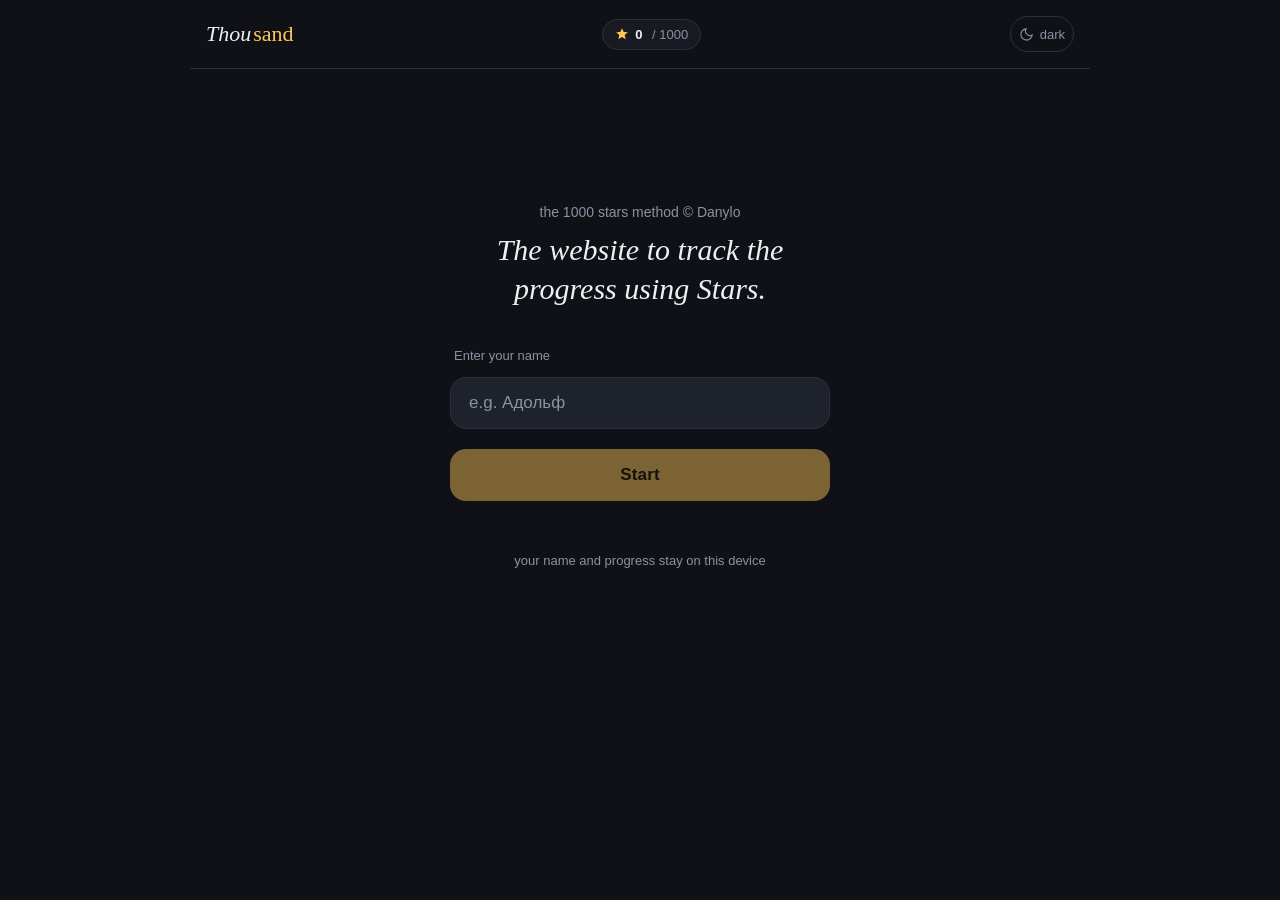
<file: index.html>
<!DOCTYPE html>
<html lang="en" data-theme="dark">
    <head>
        <meta charset="UTF-8">
        <meta name="viewport" content="width=device-width, initial-scale=1.0, viewport-fit=cover">
        <link rel="stylesheet" href="./css/style.css">
        <title>Thousand Stars Training</title>
    </head>

<body>
    
    <nav>
        <div class="brand">Thou<span>sand</span></div>
        <div class="star-pill">
            <svg viewBox="0 0 24 24" fill="none">
                <path d="M12 2l2.9 6.6 7.1.6-5.4 4.7 1.7 7-6.3-3.9-6.3 3.9 1.7-7L2 9.2l7.1-.6L12 2z" fill="currentColor" style="color: var(--gold)"/>
            </svg>
            <span id="starCount">0</span><span class="of">&nbsp;/ 1000</span>
        </div>
        <button class="theme-toggle" id="themeToggle" aria-label="Toggle dark mode">
            <svg viewBox="0 0 24 24" fill="none" stroke="currentColor" stroke-width="1.8">
                <path d="M21 12.6A9 9 0 1 1 11.4 3a7 7 0 0 0 9.6 9.6z"/>
            </svg>

            <span id="themeLabel">dark</span>
        </button>
    </nav>

    <main>
        <p class="eyebrow">the 1000 stars method <span class="copyright">© Danylo</span></p>
        <h1>The website to track the progress using <span>Stars</span>.</h1>

        <form id="nameForm">
            <label for="nameInput">Enter your name</label>
            <input type="text" id="nameInput" name="name" placeholder="e.g. Адольф" autocomplete="off" required>
            <button type="submit" class="start-btn" id="startBtn" disabled>Start</button>
        </form>
        <p id="startError" role="alert" hidden>Your saved name could not be read. Enter it again to continue.</p>
    </main>

    <footer>your name and progress stay on this device</footer>

    
    <script src="./js/script.js"></script>
</body>
</html>
</file>
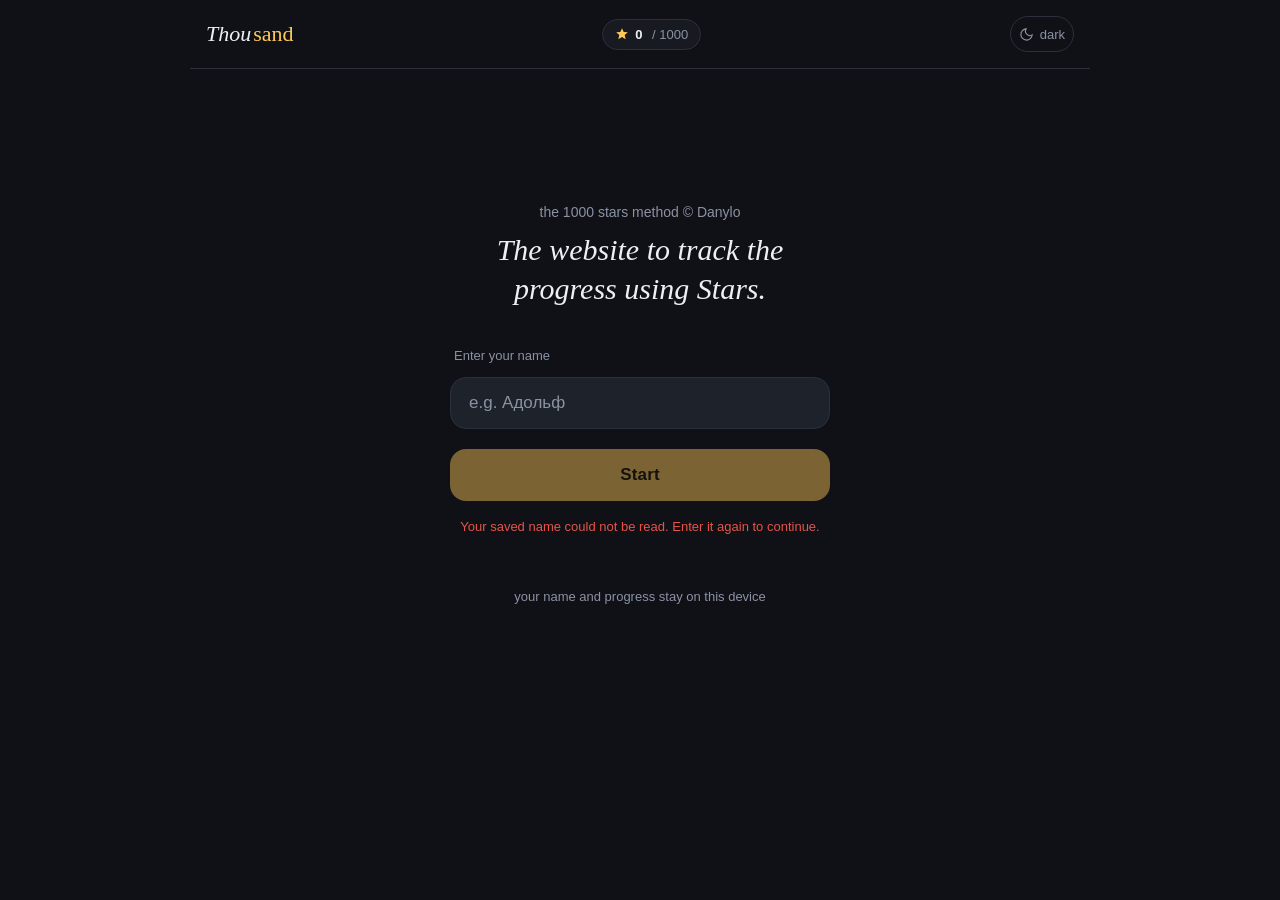
<file: app.html>
<!DOCTYPE html>
<html lang="en" data-theme="dark">
    <head>
        <meta charset="UTF-8">
        <meta name="viewport" content="width=device-width, initial-scale=1.0, viewport-fit=cover">
        <link rel="stylesheet" href="./css/app.css">
        <title>Thousand — Progress</title>
    </head>
    <body>
        
        <div id="errorBanner" style="display: none"></div>

        <nav>
            <div class="brand">Thou<span>sand</span></div>
            <div class="star-pill">
                <svg viewBox="0 0 24 24" fill="none">
                    <path d="M12 2l2.9 6.6 7.1.6-5.4 4.7 1.7 7-6.3-3.9-6.3 3.9 1.7-7L2 9.2l7.1-.6L12 2z" fill="currentColor" style="color: var(--gold)"/>
                </svg>
                <span id="starCount">0</span><span class="of">&nbsp;/ 1000</span>
            </div>
            <button class="theme-toggle" id="themeToggle" aria-label="Toggle dark mode">
                <svg viewBox="0 0 24 24" fill="none" stroke="currentColor" stroke-width="1.8">
                    <path d="M21 12.6A9 9 0 1 1 11.4 3a7 7 0 0 0 9.6 9.6z"/>
                </svg>
                <span id="themeLabel">dark</span>
            </button>
        </nav>

        <div class="hello-row">
            <div class="hello-badge">Hello, <span id="greetName">there</span> 👋</div>
        </div>

        <main>
            <p class="eyebrow">the 1000 star method</p>
            <h1>Here's where you stand today.</h1>

            <div class="progress-card">
                <div class="big-number"><span id="progressNumber">0</span> <span class="goal">/ 1000</span></div>
                <div class="track"><div class="fill" id="progressFill" style="width: 0%;"></div></div>
                <div class="pct" id="progressPct">0% of the way there</div>
            </div>

            <div class="card">
                <h2>Log a set</h2>

                <label for="exerciseSearch" class="field-label">Exercise</label>
                <input type="text" class="search-input" id="exerciseSearch" placeholder="Search exercises..." autocomplete="off">
                <div class="exercise-list" id="exerciseList"></div>

                <div class="amount-section" id="amountSection" style="display: none"></div>

                <p class="reward-preview" id="rewardPreview" style="display: none">= <span id="rewardStars">0</span> stars</p>

                <button class="add-btn" id="addSetBtn" disabled>Add to total</button>
            </div>

            <div class="card">
                <h2>Recent Activity</h2>
                <div class="log-list" id="logList"></div>
                <button class="link-btn view-more-btn" id="viewMoreLogBtn" type="button" style="display: none">View more</button>
            </div>

            <div class="footer-row">
                <button class="link-btn" id="changeNameBtn">not you? change name</button>
            </div>
        </main>

        <!-- That will be long. -->
        <div class="abyss">
            <div class="spacer">
                <p class="whisper">Keep scrolling. There's nothing down here.</p>
            </div>
            <div class="spacer">
                <p class="whisper">Seriously. Go do some push-ups instead.</p>
            </div>
            <div class="spacer">
                <p class="whisper">Still here? Fine. Almost there.</p>
            </div>
            <div class="spacer"></div>
        </div>

        <div class="danger-zone">
            <button class="clear-btn" id="clearDataBtn">Clear data</button>
            <button class="source-btn" id="sourceBtn" onclick="openSource()">
                <svg xmlns="http://www.w3.org/2000/svg" width="16" height="16" fill="currentColor" viewBox="0 0 16 16">
                    <path d="M8 0C3.58 0 0 3.58 0 8c0 3.54 2.29 6.53 5.47 7.59.4.07.55-.17.55-.38 0-.19-.01-.82-.01-1.49-2.01.37-2.53-.49-2.69-.94-.09-.23-.48-.94-.82-1.13-.28-.15-.68-.52-.01-.53.63-.01 1.08.58 1.23.82.72 1.21 1.87.87 2.33.66.07-.52.28-.87.51-1.07-1.78-.2-3.64-.89-3.64-3.95 0-.87.31-1.59.82-2.15-.08-.2-.36-1.02.08-2.12 0 0 .67-.21 2.2.82.64-.18 1.32-.27 2-.27s1.36.09 2 .27c1.53-1.04 2.2-.82 2.2-.82.44 1.1.16 1.92.08 2.12.51.56.82 1.27.82 2.15 0 3.07-1.87 3.75-3.65 3.95.29.25.54.73.54 1.48 0 1.07-.01 1.93-.01 2.2 0 .21.15.46.55.38A8.01 8.01 0 0 0 16 8c0-4.42-3.58-8-8-8"/>
                </svg>
                Source Code
            </button>
        </div>

        <div class="modal-backdrop" id="clearModal" style="display: none">
            <div class="modal" role="dialog" aria-modal="true" aria-labelledby="modalTitle">
                <h3 id="modalTitle">Do you really want to clear your data?</h3>
                <p>Your name, your star total and every set you've logged will be gone. There's no undo.</p>
                <div class="modal-actions">
                    <button class="modal-btn keep" id="cancelClearBtn">No, I'm not idiot</button>
                    <button class="modal-btn clear" id="confirmClearBtn">Yes, I'm 100% sure</button>
                </div>
            </div>
        </div>

        <div class="modal-backdrop" id="deleteModal" style="display: none">
            <div class="modal" role="dialog" aria-modal="true" aria-labelledby="deleteModalTitle">
                <h3 id="deleteModalTitle">Do you really want to delete this entry?</h3>
                <p>It will be removed from your activity log, and your stars it earned will be taken off your total.</p>
                <label class="checkbox-row">
                    <input type="checkbox" id="disablePopupCheckbox">
                    Disable pop-up menu
                </label>
                <div class="modal-actions">
                    <button class="modal-btn keep" id="cancelDeleteBtn">No</button>
                    <button class="modal-btn clear" id="confirmDeleteBtn">Yes</button>
                </div>
            </div>
        </div>

        <script src="./js/app.js"></script>
    </body>
</html>
</file>
<file: css/style.css>
:root {
    --bg: #0F1116;
    --bg-soft: #171A21;
    --surface: #1E222B;
    --border: #2B303C;
    --text: #EDEFF3;
    --text-dim: #8B92A3;
    --gold: #FFC857;
    --teal: #3ECF8E;
    --danger: #E5544B;
    --radius-lg: 28px;
    --radius-md: 16px;
    --font-display: Georgia, 'Iowan Old Style', 'Palatino Linotype', serif;
    --font-body: -apple-system, BlinkMacSystemFont, 'Segoe UI', Roboto, sans-serif;
}

html[data-theme="light"] {
    --bg: #F3F1EC;
    --bg-soft: #EAE7DE;
    --surface: #FFFFFF;
    --border: #DEDACD;
    --text: #1B1B18;
    --text-dim: #6B6A62;
    --gold: #C98A1F;
    --teal: #1F9C68;
    --danger: #C0392B;
}

* { 
    box-sizing: border-box; -webkit-tap-highlight-color: transparent; 
}

html, body {
    margin: 0;
    padding: 0;
    background: var(--bg);
    color: var(--text);
    font-family: var(--font-body);
    min-height: 100vh;
    min-height: 100dvh;
    width: 100%;
    overflow-x: hidden;
    transition: background 0.3s ease, color 0.3s ease;
}

body { 
    display: flex; 
    flex-direction: column; 
    align-items: center; 
}

nav {
    width: 100%;
    max-width: 900px;
    display: flex;
    align-items: center;
    justify-content: space-between;
    gap: 8px;
    padding: max(16px, env(safe-area-inset-top)) 16px 16px;
    border-bottom: 1px solid var(--border);
}

.brand {
    font-family: var(--font-display);
    font-size: clamp(18px, 5vw, 22px);
    font-style: italic;
    color: var(--text);
    display: flex;
    align-items: baseline;
    gap: 2px;
    flex: none;
}

.brand span { 
    color: var(--gold); 
    font-style: normal; 
}

.star-pill {
    display: flex;
    align-items: center;
    gap: 6px;
    background: var(--bg-soft);
    border: 1px solid var(--border);
    padding: 7px 12px;
    border-radius: 999px;
    font-variant-numeric: tabular-nums;
    font-weight: 600;
    font-size: 13px;
    white-space: nowrap;
    min-width: 0;
}

.star-pill svg { 
    width: 14px; 
    height: 14px; 
    flex: none; 
}

.star-pill .of { 
    color: var(--text-dim); 
    font-weight: 500; 
}

.theme-toggle {
    display: flex; 
    align-items: center; 
    gap: 6px;
    background: none; 
    border: 1px solid var(--border);
    color: var(--text-dim); 
    padding: 8px;
    border-radius: 999px; 
    cursor: pointer; 
    font-size: 13px;
    font-family: var(--font-body);
    transition: border-color 0.2s ease, color 0.2s ease;
    flex: none;
    min-width: 36px;
    min-height: 36px;
    justify-content: center;
}

.theme-toggle:hover { 
    border-color: var(--gold); 
    color: var(--text); 
}

.theme-toggle svg { 
    width: 15px; 
    height: 15px; 
    flex: none; 
}

main {
    width: 100%;
    max-width: 420px;
    display: flex;
    flex-direction: column;
    align-items: center;
    padding: 15vh 20px calc(40px + env(safe-area-inset-bottom));
    text-align: center;
}

.eyebrow { 
    color: var(--text-dim); 
    font-size: 14px; 
    margin: 0 0 10px; 
}

h1 {
    font-family: var(--font-display);
    font-style: italic;
    font-weight: 400;
    font-size: clamp(24px, 7vw, 30px);
    line-height: 1.3;
    margin: 0 0 40px;
}

form {
    width: 100%;
    display: flex;
    flex-direction: column;
    gap: 14px;
}

#startError {
    width: 100%;
    margin: 16px 0 0;
    color: var(--danger);
    font-size: 13px;
    line-height: 1.5;
}

label {
    text-align: left;
    font-size: 13px;
    color: var(--text-dim);
    margin-left: 4px;
}

input[type="text"] {
    width: 100%;
    background: var(--surface);
    border: 1px solid var(--border);
    color: var(--text);
    font-family: var(--font-body);
    font-size: 17px;
    padding: 15px 18px;
    border-radius: var(--radius-md);
    outline: none;
    transition: border-color 0.2s ease;
}
input[type="text"]:focus { 
    border-color: var(--gold); 
}

input[type="text"]::placeholder { 
    color: var(--text-dim); 
}

.start-btn {
    appearance: none;
    border: none;
    cursor: pointer;
    background: var(--gold);
    color: #1B1400;
    font-family: var(--font-body);
    font-weight: 700;
    font-size: 17px;
    letter-spacing: 0.01em;
    padding: 16px 0;
    border-radius: var(--radius-md);
    margin-top: 6px;
    box-shadow: 0 10px 30px -12px rgba(255, 200, 87, 0.5);
    transition: transform 0.15s ease, box-shadow 0.15s ease, opacity 0.15s ease;
}
.start-btn:hover { 
    transform: translateY(-2px); 
    box-shadow: 0 14px 34px -12px rgba(255, 200, 87, 0.65); 
}

.start-btn:active { 
    transform: translateY(0); 
}

.start-btn:disabled { 
    opacity: 0.45; 
    cursor: not-allowed; 
    transform: none; 
    box-shadow: none; 
}

footer {
    color: var(--text-dim);
    font-size: 13px;
    padding: 12px 20px calc(32px + env(safe-area-inset-bottom));
    text-align: center;
}

input[type="text"], .start-btn { 
    min-height: 50px; 
}

@media (max-width: 380px) {
    #themeLabel { 
        display: none; 
    }

    .theme-toggle { 
        padding: 8px; 
    }

    .star-pill { 
        padding: 6px 10px; 
        font-size: 12px; 
    }

    nav { 
        padding-left: 12px; 
        padding-right: 12px; 
    }
}

@media (max-height: 640px) {
    main { 
        padding-top: 8vh; 
    }

    h1 {
         margin-bottom: 28px; 
    }
}
</file>
<file: css/app.css>
/* -------- style.css ------- */
:root {
    --bg: #0F1116;
    --bg-soft: #171A21;
    --surface: #1E222B;
    --border: #2B303C;
    --text: #EDEFF3;
    --text-dim: #8B92A3;
    --gold: #FFC857;
    --teal: #3ECF8E;
    --danger: #E5544B;
    --radius-lg: 28px;
    --radius-md: 16px;
    --font-display: Georgia, 'Iowan Old Style', 'Palatino Linotype', serif;
    --font-body: -apple-system, BlinkMacSystemFont, 'Segoe UI', Roboto, sans-serif;
}

html[data-theme="light"] {
    --bg: #F3F1EC;
    --bg-soft: #EAE7DE;
    --surface: #FFFFFF;
    --border: #DEDACD;
    --text: #1B1B18;
    --text-dim: #6B6A62;
    --gold: #C98A1F;
    --teal: #1F9C68;
    --danger: #C0392B;
}

* { 
    box-sizing: border-box; -webkit-tap-highlight-color: transparent; 
}

html, body {
    margin: 0;
    padding: 0;
    background: var(--bg);
    color: var(--text);
    font-family: var(--font-body);
    min-height: 100vh;
    min-height: 100dvh;
    width: 100%;
    overflow-x: hidden;
    transition: background 0.3s ease, color 0.3s ease;
}

body { 
    display: flex; 
    flex-direction: column; 
    align-items: center; 
}

nav {
    width: 100%;
    max-width: 900px;
    display: flex;
    align-items: center;
    justify-content: space-between;
    gap: 8px;
    padding: max(16px, env(safe-area-inset-top)) 16px 16px;
    border-bottom: 1px solid var(--border);
}

.brand {
    font-family: var(--font-display);
    font-size: clamp(18px, 5vw, 22px);
    font-style: italic;
    color: var(--text);
    display: flex;
    align-items: baseline;
    gap: 2px;
    flex: none;
}

.brand span { 
    color: var(--gold); 
    font-style: normal; 
}

.star-pill {
    display: flex;
    align-items: center;
    gap: 6px;
    background: var(--bg-soft);
    border: 1px solid var(--border);
    padding: 7px 12px;
    border-radius: 999px;
    font-variant-numeric: tabular-nums;
    font-weight: 600;
    font-size: 13px;
    white-space: nowrap;
}

.star-pill svg { 
    width: 14px; 
    height: 14px; 
    flex: none; 
}

.star-pill .of { 
    color: var(--text-dim); 
    font-weight: 500; 
}

.theme-toggle {
    display: flex; 
    align-items: center; 
    gap: 6px;
    background: none; 
    border: 1px solid var(--border);
    color: var(--text-dim); 
    padding: 8px 12px;
    border-radius: 999px; 
    cursor: pointer; 
    font-size: 13px;
    font-family: var(--font-body);
    transition: border-color 0.2s ease, color 0.2s ease;
    flex: none;
    min-height: 38px;
    justify-content: center;
}

.theme-toggle:hover { 
    border-color: var(--gold); 
    color: var(--text); 
}

.theme-toggle svg { 
    width: 15px; 
    height: 15px; 
    flex: none; 
}

.hello-row {
    width: 100%;
    max-width: 900px;
    padding: 14px 20px 0;
}

.hello-badge {
    display: inline-flex;
    align-items: center;
    gap: 6px;
    color: var(--text-dim);
    font-size: 14px;
}

.hello-badge #greetName {
    color: var(--text);
    font-weight: 600;
}

.hello-badge #greetName:hover {
    color: var(--gold);
    transition: color 0.2s ease;
    cursor: default;
}

main {
    width: 100%;
    max-width: 480px;
    display: flex;
    flex-direction: column;
    align-items: center;
    padding: 6vh 20px 40px;
    text-align: center;
}

.eyebrow { 
    color: var(--text-dim); 
    font-size: 14px; 
    margin: 0 0 10px; 
}

h1 {
    font-family: var(--font-display);
    font-style: italic;
    font-weight: 400;
    font-size: clamp(22px, 6.5vw, 30px);
    line-height: 1.3;
    margin: 0 0 32px;
}

.progress-card, .card {
    width: 100%;
    background: var(--surface);
    border: 1px solid var(--border);
    border-radius: var(--radius-lg);
}

.progress-card {
    padding: clamp(28px, 7vw, 36px) clamp(20px, 6vw, 32px);
}

.card {
    padding: clamp(24px, 6vw, 32px) clamp(20px, 6vw, 28px);
    text-align: left;
    margin-top: 16px;
}

.card h2 {
    font-family: var(--font-display);
    font-style: italic;
    font-weight: 400;
    font-size: 19px;
    margin: 0 0 16px;
}

.big-number {
    font-family: var(--font-display);
    font-size: clamp(42px, 13vw, 56px);
    line-height: 1;
    margin: 0 0 6px;
    font-variant-numeric: tabular-nums;
}

.big-number .goal {
    color: var(--text-dim);
    font-size: clamp(20px, 6vw, 28px);
}

/* While the number is going up/down, the number becomes gold and slightly become bigger */
#progressNumber {
    display: inline-block;
    transition: color 0.3s ease, transform 0.3s ease;
}

.counting #progressNumber {
    color: var(--gold);
    transform: scale(1.08);
}

.track {
    width: 100%;
    height: 10px;
    background: var(--bg-soft);
    border-radius: 999px;
    overflow: hidden;
    margin: 24px 0 8px;
    border: 1px solid var(--border);
}

/* Width is animated frame-by-frame from JS together with the number,
    so there is deliberately no CSS transition here. */
.fill {
    height: 100%;
    background: var(--gold);
    border-radius: 999px;
    transition: width 0.4s ease;
}

.pct {
    color: var(--text-dim);
    font-size: 13px;
}

.field-label {
    display: block;
    font-size: 13px;
    color: var(--text-dim);
    margin: 0 0 8px;
}

.search-input, .custom-amount {
    width: 100%;
    background: var(--bg-soft);
    border: 1px solid var(--border);
    color: var(--text);
    font-family: var(--font-body);
    font-size: 16px;
    padding: 12px 16px;
    min-height: 46px;
    border-radius: var(--radius-md);
    outline: none;
    transition: border-color 0.2s ease;
}

.search-input {
    margin-bottom: 12px;
}

.search-input:focus, .custom-amount:focus {
    border-color: var(--gold);
}

.exercise-list {
    max-height: 240px;
    overflow-y: auto;
    -webkit-overflow-scrolling: touch;
    display: flex;
    flex-direction: column;
    gap: 6px;
}

.exercise-row {
    appearance: none;
    border: 1px solid var(--border);
    background: var(--bg-soft);
    color: var(--text);
    font-family: var(--font-body);
    font-size: 15px;
    text-align: left;
    padding: 12px 14px;
    border-radius: var(--radius-md);
    cursor: pointer;
    display: flex;
    align-items: center;
    justify-content: space-between;
    gap: 10px;
    min-height: 46px;
    width: 100%;
}

.exercise-row:hover {
    border-color: var(--gold);
}

.exercise-row.selected {
    border-color: var(--gold);
    background: rgba(255, 200, 87, 0.14);
}

.exercise-row .rate {
    color: var(--text-dim);
    font-size: 12px;
    white-space: nowrap;
}

.exercise-empty {
    color: var(--text-dim);
    font-size: 14px;
    padding: 8px 4px;
}

.amount-section {
    margin-top: 20px;
}

.chip-grid {
    display: flex;
    flex-wrap: wrap;
    gap: 8px;
}

.chip {
    appearance: none;
    border: 1px solid var(--border);
    background: var(--bg-soft);
    color: var(--text);
    font-family: var(--font-body);
    font-size: 14px;
    padding: 10px 16px;
    min-height: 42px;
    min-width: 48px;
    border-radius: 999px;
    cursor: pointer;
    transition: border-color 0.15s ease, background 0.15s ease;
}

.chip:hover {
    border-color: var(--gold);
}

.chip.selected {
    background: var(--gold);
    border-color: var(--gold);
    color: #1B1400;
    font-weight: 600;
}

.custom-amount {
    margin-top: 10px;
}

.reward-preview {
    margin: 18px 0 0;
    font-family: var(--font-display);
    font-style: italic;
    font-size: 20px;
    color: var(--gold);
}

.add-btn {
    appearance: none;
    border: none;
    cursor: pointer;
    width: 100%;
    background: var(--gold);
    color: #1B1400;
    font-family: var(--font-body);
    font-weight: 700;
    font-size: 16px;
    padding: 15px 0;
    min-height: 52px;
    border-radius: var(--radius-md);
    margin-top: 18px;
    transition: opacity 0.15s ease, transform 0.15s ease;
}

.add-btn:disabled {
    opacity: 0.4;
    cursor: not-allowed;
}

.add-btn:active:not(:disabled) {
    transform: translateY(1px);
}

/* ----  Log ---- */
.log-list {
    display: flex;
    flex-direction: column;
    gap: 10px;
}

.log-item {
    display: flex;
    flex-direction: column;
    gap: 10px;
    padding-bottom: 10px;
    border-bottom: 1px solid var(--border);
}

.log-item:last-child {
    border-bottom: none;
    padding-bottom: 0;
}

.log-item-main {
    appearance: none;
    width: 100%;
    display: flex;
    align-items: center;
    justify-content: space-between;
    gap: 12px;
    font-size: 14px;
    cursor: pointer;
    border: 0;
    padding: 0;
    background: transparent;
    color: inherit;
    font-family: inherit;
    text-align: left;
}

.log-item .log-name {
    font-weight: 600;
}

.log-item .log-meta {
    color: var(--text-dim);
    font-size: 12px;
}

.log-item .log-stars {
    color: var(--gold);
    font-weight: 700;
    white-space: no-wrap;
}

.log-empty {
    color: var(--text-dim);
    font-size: 14px;
    margin: 0;
}

.log-delete-btn {
    align-self: flex-end;
    appearance: none;
    background: none;
    border: 1px solid var(--danger);
    color: var(--danger);
    font-family: var(--font-body);
    font-size: 13px;
    padding: 8px 16px;
    min-height: 36px;
    border-radius: 999px;
    cursor: pointer;
}

.log-delete-btn:hover {
    background: var(--danger);
    color: #fff;
}

.checkbox-row {
    display: flex;
    align-items: center;
    gap: 10px;
    margin: 2px 0 22px;
    font-size: 14px;
    color: var(--text-dim);
    cursor: pointer;
    text-align: left;
}

.checkbox-row input[type="checkbox"] {
    width: 18px;
    height: 18px;
    accent-color: var(--gold);
    flex: none;
}

.data-warning {
    margin-top: 16px;
    font-size: 13px;
    color: var(--danger);
    line-height: 1.5;
}

/* ---- the long journey to the Clear and Source data button ---- */
.abyss {
    width: 100%;
    max-width: 480px;
    padding: 0 20px;
    text-align: center;
    color: var(--text-dim);
}

.abyss .spacer {
    height: 678vh;
}

.abyss .whisper {
    font-family: var(--font-body);
    font-style: italic;
    font-size: 15px;
    opacity: 0.55;
}

.danger-zone {
    width: 100%;
    max-width: 480px;
    padding: 0 20px calc(60px + env(safe-area-inset-top));
    text-align: center;
}

.clear-btn {
    appearance: none;
    background: none;
    border: 1px solid var(--danger);
    color: var(--danger);
    font-family: var(--font-body);
    font-size: 14px;
    padding: 13px 24px;
    min-height: 46px;
    border-radius: 999px;
    cursor: pointer;
    transition: background 0.15s ease, color 0.15s ease;
}

.clear-btn:hover {
    background: var(--danger);
    color: #fff;
}

.source-btn {
    appearance: none;
    background: none;
    border: 1px solid var(--text);
    color: var(--text);
    font-family: var(--font-body);
    padding: 12px 21px;
    font-size: 14px;
    min-height: 46px;
    border-radius: 999px;
    cursor: pointer;
    transition: background 0.15s ease, color 0.15s ease;
}

.source-btn svg {
    width: 15px;
    height: 15px;
    flex: 0;
}

.source-btn:hover {
    background: var(--text);
    color: #1B1400;
}

.footer-row {
    margin-top: 32px;
    display: flex;
    gap: 10px;
    justify-content: center;
}

.link-btn {
    background: none;
    border: 1px solid var(--border);
    color: var(--text-dim);
    font-family: var(--font-body);
    font-size: 13px;
    padding: 11px 18px;
    min-height: 42px;
    border-radius: 999px;
    cursor: pointer;
}

.link-btn:hover {
    color: var(--text);
    border-color: var(--gold);
}

.view-more-btn {
    display: block;
    margin: 18px auto 0;
}

/* ---- confirmation modal ---- */
.modal-backdrop {
    position: fixed;
    inset: 0;
    background: rgba(0, 0, 0, 0.6);
    backdrop-filter: blur(3px);
    display: flex;
    align-items: center;
    justify-content: center;
    padding: 24px;
    z-index: 50;
}

.modal {
    width: 100%;
    max-width: 380px;
    background: var(--surface);
    border: 1px solid var(--border);
    border-radius: var(--radius-lg);
    padding: 32px 26px 26px;
    text-align: center;
}

.modal h3 {
    font-family: var(--font-display);
    font-style: italic;
    font-weight: 400;
    font-size: 22px;
    line-height: 1.35;
    margin: 0 0 10px;
}

.modal p {
    color: var(--text-dim);
    font-size: 14px;
    line-height: 1.5;
    margin: 0 0 24px;
}

.modal-actions {
    display: flex;
    flex-direction: column;
    gap: 10px;
}

.modal-btn {
    appearance: none;
    border: none;
    cursor: pointer;
    font-family: var(--font-body);
    font-size: 15px;
    font-weight: 600;
    padding: 15px 0;
    min-height: 52px;
    border-radius: var(--radius-md);
    width: 100%;
}

.modal-btn.keep {
    background: var(--gold);
    color: #1B1400;
}

.modal-btn.clear {
    background: none;
    border: 1px solid var(--danger);
    color: var(--danger);
    font-weight: 500;
}

.modal-btn.clear:hover {
    background: var(--danger);
    color: #fff;
}

#errorBanner {
    width: 100%;
    background: var(--danger);
    color: #fff;
    font-family: var(--font-body);
    font-size: 13px;
    line-height: 1.5;
    padding: 12px 16px;
    text-align: left;
    word-break: break-word;
}

[hidden] {
    display: none !important;
}

@media (max-width: 380px) {
    #themeLabel { 
        display: none; 
    }

    .theme-toggle { 
        padding: 8px; 
        min-width: 38px; 
    }

    .star-pill { 
        padding: 6px 10px; 
        font-size: 12px; 
    }

    nav { 
        padding-left: 12px; 
        padding-right: 12px; 
    }

    .hello-row { 
        padding-left: 12px; 
        padding-right: 12px; 
    }
}
</file>
